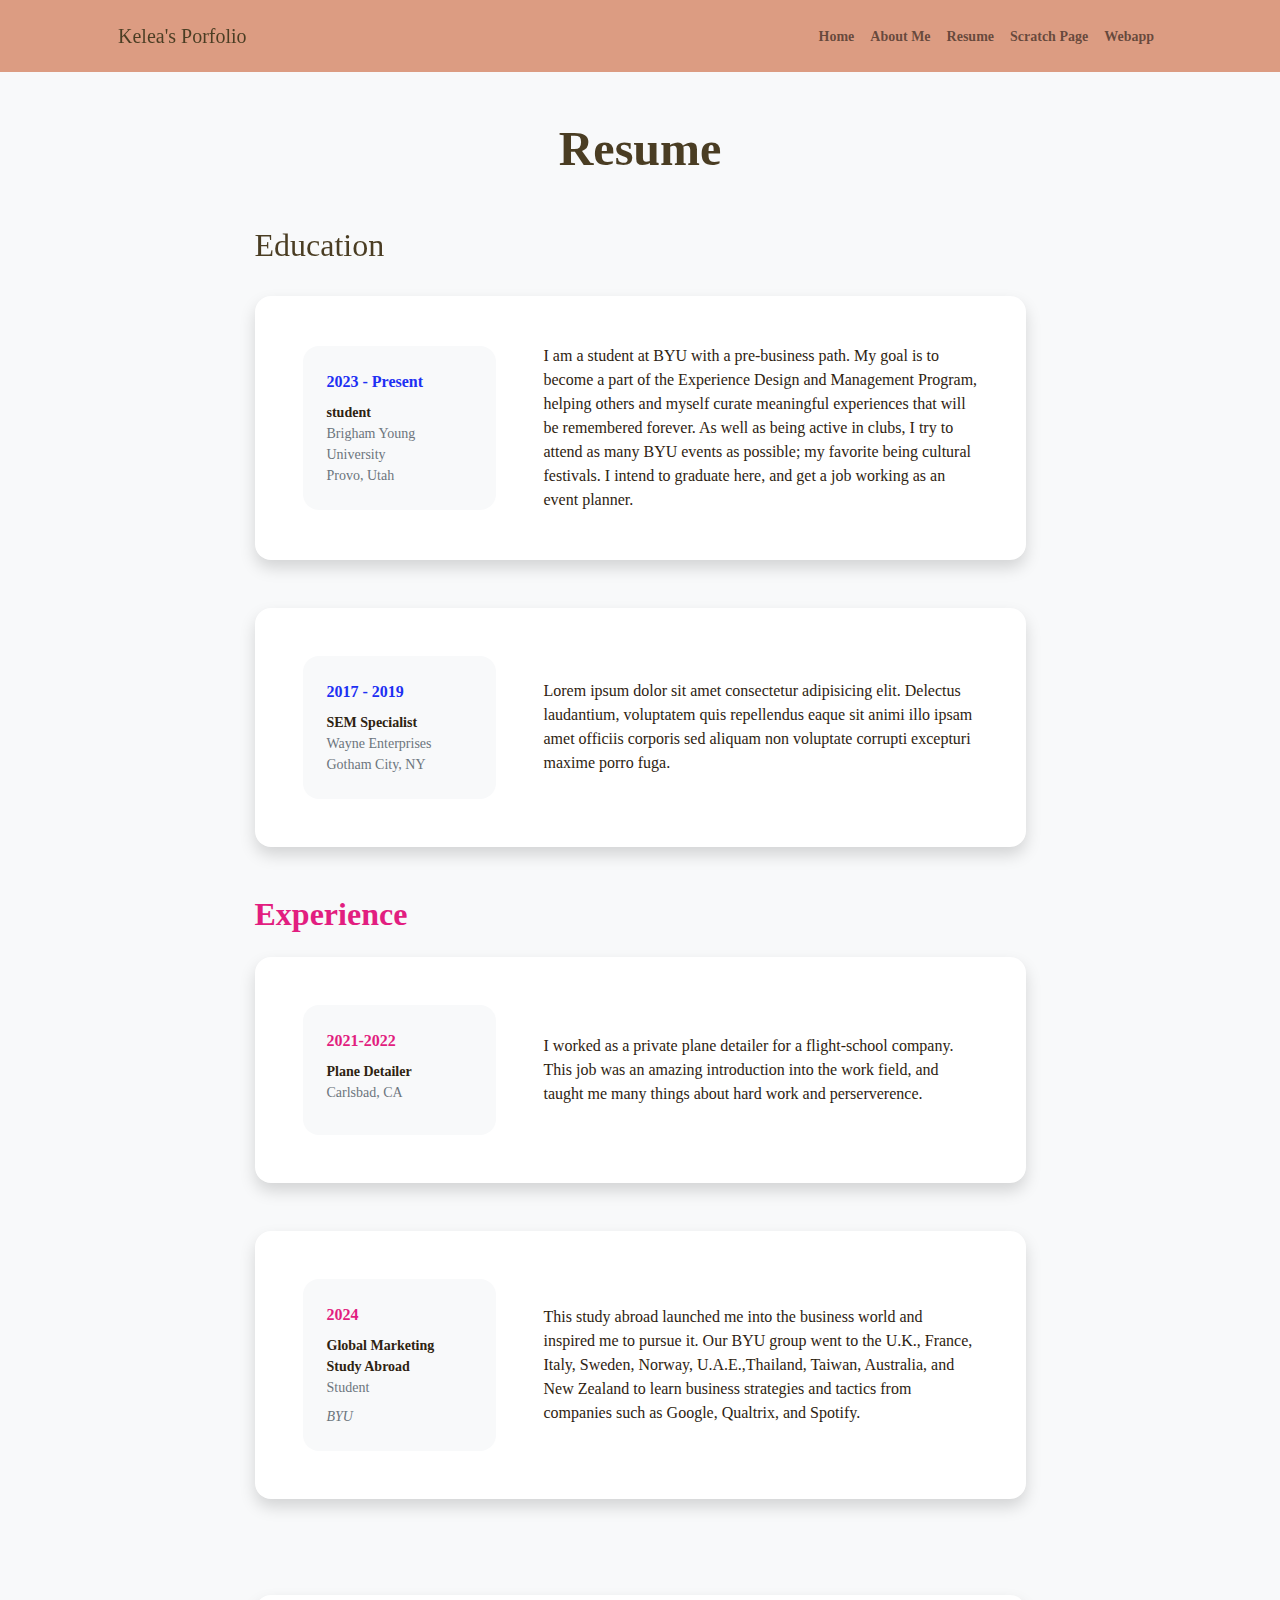
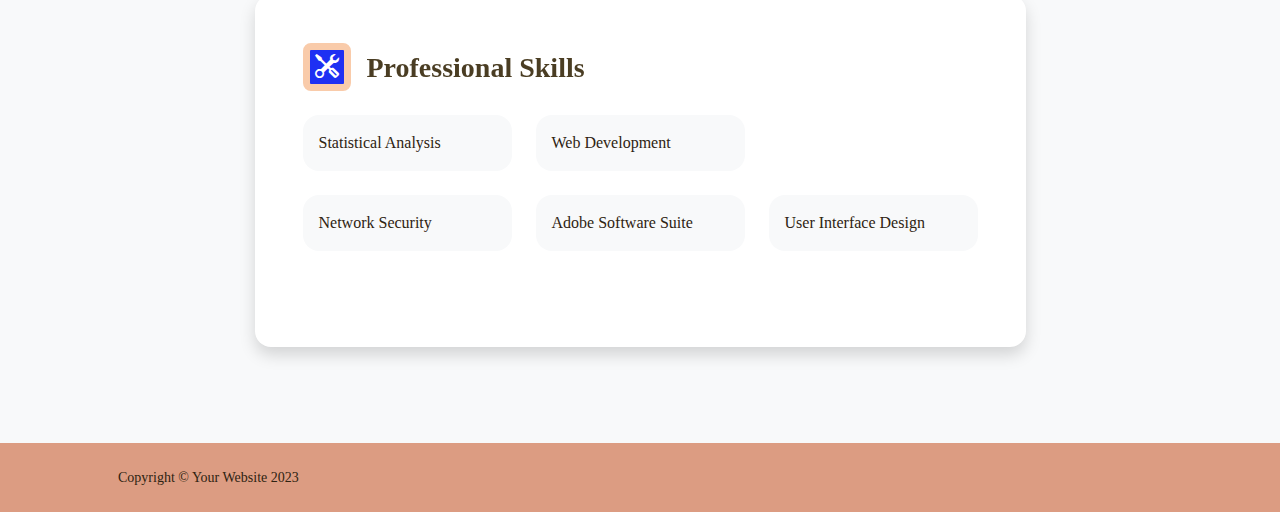
<file: resume.html>
<!DOCTYPE html>
<html lang="en">
    <head>
        <meta charset="utf-8" />
        <meta name="viewport" content="width=device-width, initial-scale=1, shrink-to-fit=no" />
        <meta name="description" content="" />
        <meta name="author" content="" />
        <title>Personal - Kelea Skelton Resume</title>
        <!-- Favicon-->
        <link rel="icon" type="image/x-icon" href="assets/favicon.ico" />
        <!-- Custom Google font-->
        <link rel="preconnect" href="https://fonts.googleapis.com" />
        <link rel="preconnect" href="https://fonts.gstatic.com" crossorigin />
        <link href="https://fonts.googleapis.com/css2?family=Plus+Jakarta+Sans:wght@100;200;300;400;500;600;700;800;900&amp;display=swap" rel="stylesheet" />
        <!-- Bootstrap icons-->
        <link href="https://cdn.jsdelivr.net/npm/bootstrap-icons@1.8.1/font/bootstrap-icons.css" rel="stylesheet" />
        <!-- Core theme CSS (includes Bootstrap)-->
        <link href="css/styles.css" rel="stylesheet" />
    </head>
    <body class="d-flex flex-column h-100 bg-light">
        <main class="flex-shrink-0">
            <!-- Navigation-->
            <nav class="navbar navbar-expand-lg navbar-light bg-white py-3">
                <div class="container px-5">
                    <a class="navbar-brand" href="index.html"><span class="text-gradient">Kelea's Porfolio</span></a>
                    <button class="navbar-toggler" type="button" data-bs-toggle="collapse" data-bs-target="#navbarSupportedContent" aria-controls="navbarSupportedContent" aria-expanded="false" aria-label="Toggle navigation"><span class="navbar-toggler-icon"></span></button>
                    <div class="collapse navbar-collapse" id="navbarSupportedContent">
                        <ul class="navbar-nav ms-auto mb-2 mb-lg-0 small fw-bolder">
                            <li class="nav-item"><a class="nav-link" href="index.html">Home</a></li>
                            <li class="nav-item"><a class="nav-link" href="projects.html">About Me</a></li>
                            <li class="nav-item"><a class="nav-link" href="resume.html">Resume</a></li>
                            <li class="nav-item"><a class="nav-link" href="scratch.html">Scratch Page</a></li>
                            <li class="nav-item"><a class="nav-link" href="webapp.html">Webapp</a></li>
                        </ul>
                    </div>
                </div>
            </nav>
            <!-- Page Content-->
            <div class="container px-5 my-5">
                <div class="text-center mb-5">
                    <h1 class="display-5 fw-bolder mb-0"><span class="text-gradient d-inline">Resume</span></h1>
                </div>
                <div class="row gx-5 justify-content-center">
                    <div class="col-lg-11 col-xl-9 col-xxl-8">
                        <!-- Experience Section-->
                        <section>
                            <div class="d-flex align-items-center justify-content-between mb-4">
                                <h2 class="text-gradient">Education</h2>
                                <!-- Download resume button-->
                            </div>
                            <!-- Experience Card 1-->
                            <div class="card shadow border-0 rounded-4 mb-5">
                                <div class="card-body p-5">
                                    <div class="row align-items-center gx-5">
                                        <div class="col text-center text-lg-start mb-4 mb-lg-0">
                                            <div class="bg-light p-4 rounded-4">
                                                <div class="text-primary fw-bolder mb-2">2023 - Present</div>
                                                <div class="small fw-bolder">student</div>
                                                <div class="small text-muted">Brigham Young University</div>
                                                <div class="small text-muted">Provo, Utah</div>
                                            </div>
                                        </div>
                                        <div class="col-lg-8"><div>I am a student at BYU with a pre-business path. My goal is to become a part of the Experience Design and Management Program, helping others and myself curate meaningful experiences that will be remembered forever. As well as being active in clubs, I try to attend as many BYU events as possible; my favorite being cultural festivals. I intend to graduate here, and get a job working as an event planner.</div></div>
                                    </div>
                                </div>
                            </div>
                            <!-- Experience Card 2-->
                            <div class="card shadow border-0 rounded-4 mb-5">
                                <div class="card-body p-5">
                                    <div class="row align-items-center gx-5">
                                        <div class="col text-center text-lg-start mb-4 mb-lg-0">
                                            <div class="bg-light p-4 rounded-4">
                                                <div class="text-primary fw-bolder mb-2">2017 - 2019</div>
                                                <div class="small fw-bolder">SEM Specialist</div>
                                                <div class="small text-muted">Wayne Enterprises</div>
                                                <div class="small text-muted">Gotham City, NY</div>
                                            </div>
                                        </div>
                                        <div class="col-lg-8"><div>Lorem ipsum dolor sit amet consectetur adipisicing elit. Delectus laudantium, voluptatem quis repellendus eaque sit animi illo ipsam amet officiis corporis sed aliquam non voluptate corrupti excepturi maxime porro fuga.</div></div>
                                    </div>
                                </div>
                            </div>
                        </section>
                        <!-- Education Section-->
                        <section>
                            <h2 class="text-secondary fw-bolder mb-4">Experience</h2>
                            <!-- Education Card 1-->
                            <div class="card shadow border-0 rounded-4 mb-5">
                                <div class="card-body p-5">
                                    <div class="row align-items-center gx-5">
                                        <div class="col text-center text-lg-start mb-4 mb-lg-0">
                                            <div class="bg-light p-4 rounded-4">
                                                <div class="text-secondary fw-bolder mb-2">2021-2022</div>
                                                <div class="mb-2">
                                                    <div class="small fw-bolder">Plane Detailer</div>
                                                    <div class="small text-muted">Carlsbad, CA</div>
                                                </div>
                                            </div>
                                        </div>
                                        <div class="col-lg-8"><div>I worked as a private plane detailer for a flight-school company. This job was an amazing introduction into the work field, and taught me many things about hard work and perserverence.</div></div>
                                    </div>
                                </div>
                            </div>
                            <!-- Education Card 2-->
                            <div class="card shadow border-0 rounded-4 mb-5">
                                <div class="card-body p-5">
                                    <div class="row align-items-center gx-5">
                                        <div class="col text-center text-lg-start mb-4 mb-lg-0">
                                            <div class="bg-light p-4 rounded-4">
                                                <div class="text-secondary fw-bolder mb-2">2024</div>
                                                <div class="mb-2">
                                                    <div class="small fw-bolder">Global Marketing Study Abroad</div>
                                                    <div class="small text-muted">Student</div>
                                                </div>
                                                <div class="fst-italic">
                                                    <div class="small text-muted">BYU</div>
                                                </div>
                                            </div>
                                        </div>
                                        <div class="col-lg-8"><div>This study abroad launched me into the business world and inspired me to pursue it. Our BYU group went to the U.K., France, Italy, Sweden, Norway, U.A.E.,Thailand, Taiwan, Australia, and New Zealand to learn business strategies and tactics from companies such as Google, Qualtrix, and Spotify.</div></div>
                                    </div>
                                </div>
                            </div>
                        </section>
                        <!-- Divider-->
                        <div class="pb-5"></div>
                        <!-- Skills Section-->
                        <section>
                            <!-- Skillset Card-->
                            <div class="card shadow border-0 rounded-4 mb-5">
                                <div class="card-body p-5">
                                    <!-- Professional skills list-->
                                    <div class="mb-5">
                                        <div class="d-flex align-items-center mb-4">
                                            <div class="feature bg-primary bg-gradient-primary-to-secondary text-white rounded-3 me-3"><i class="bi bi-tools"></i></div>
                                            <h3 class="fw-bolder mb-0"><span class="text-gradient d-inline">Professional Skills</span></h3>
                                        </div>
                                        <div class="row row-cols-1 row-cols-md-3 mb-4">
                                            <div class="col mb-4 mb-md-0"><div class="d-flex align-items-center bg-light rounded-4 p-3 h-100">Statistical Analysis</div></div>
                                            <div class="col"><div class="d-flex align-items-center bg-light rounded-4 p-3 h-100">Web Development</div></div>
                                        </div>
                                        <div class="row row-cols-1 row-cols-md-3">
                                            <div class="col mb-4 mb-md-0"><div class="d-flex align-items-center bg-light rounded-4 p-3 h-100">Network Security</div></div>
                                            <div class="col mb-4 mb-md-0"><div class="d-flex align-items-center bg-light rounded-4 p-3 h-100">Adobe Software Suite</div></div>
                                            <div class="col"><div class="d-flex align-items-center bg-light rounded-4 p-3 h-100">User Interface Design</div></div>
                                        </div>
                                    </div>
                                </div>
                            </div>
                        </section>
                    </div>
                </div>
            </div>
        </main>
        <!-- Footer-->
        <footer class="bg-white py-4 mt-auto">
            <div class="container px-5">
                <div class="row align-items-center justify-content-between flex-column flex-sm-row">
                    <div class="col-auto"><div class="small m-0">Copyright &copy; Your Website 2023</div></div>
                    <div class="col-auto">
                </div>
            </div>
        </footer>
        <!-- Bootstrap core JS-->
        <script src="https://cdn.jsdelivr.net/npm/bootstrap@5.2.3/dist/js/bootstrap.bundle.min.js"></script>
        <!-- Core theme JS-->
        <script src="js/scripts.js"></script>
    </body>
</html>
</file>
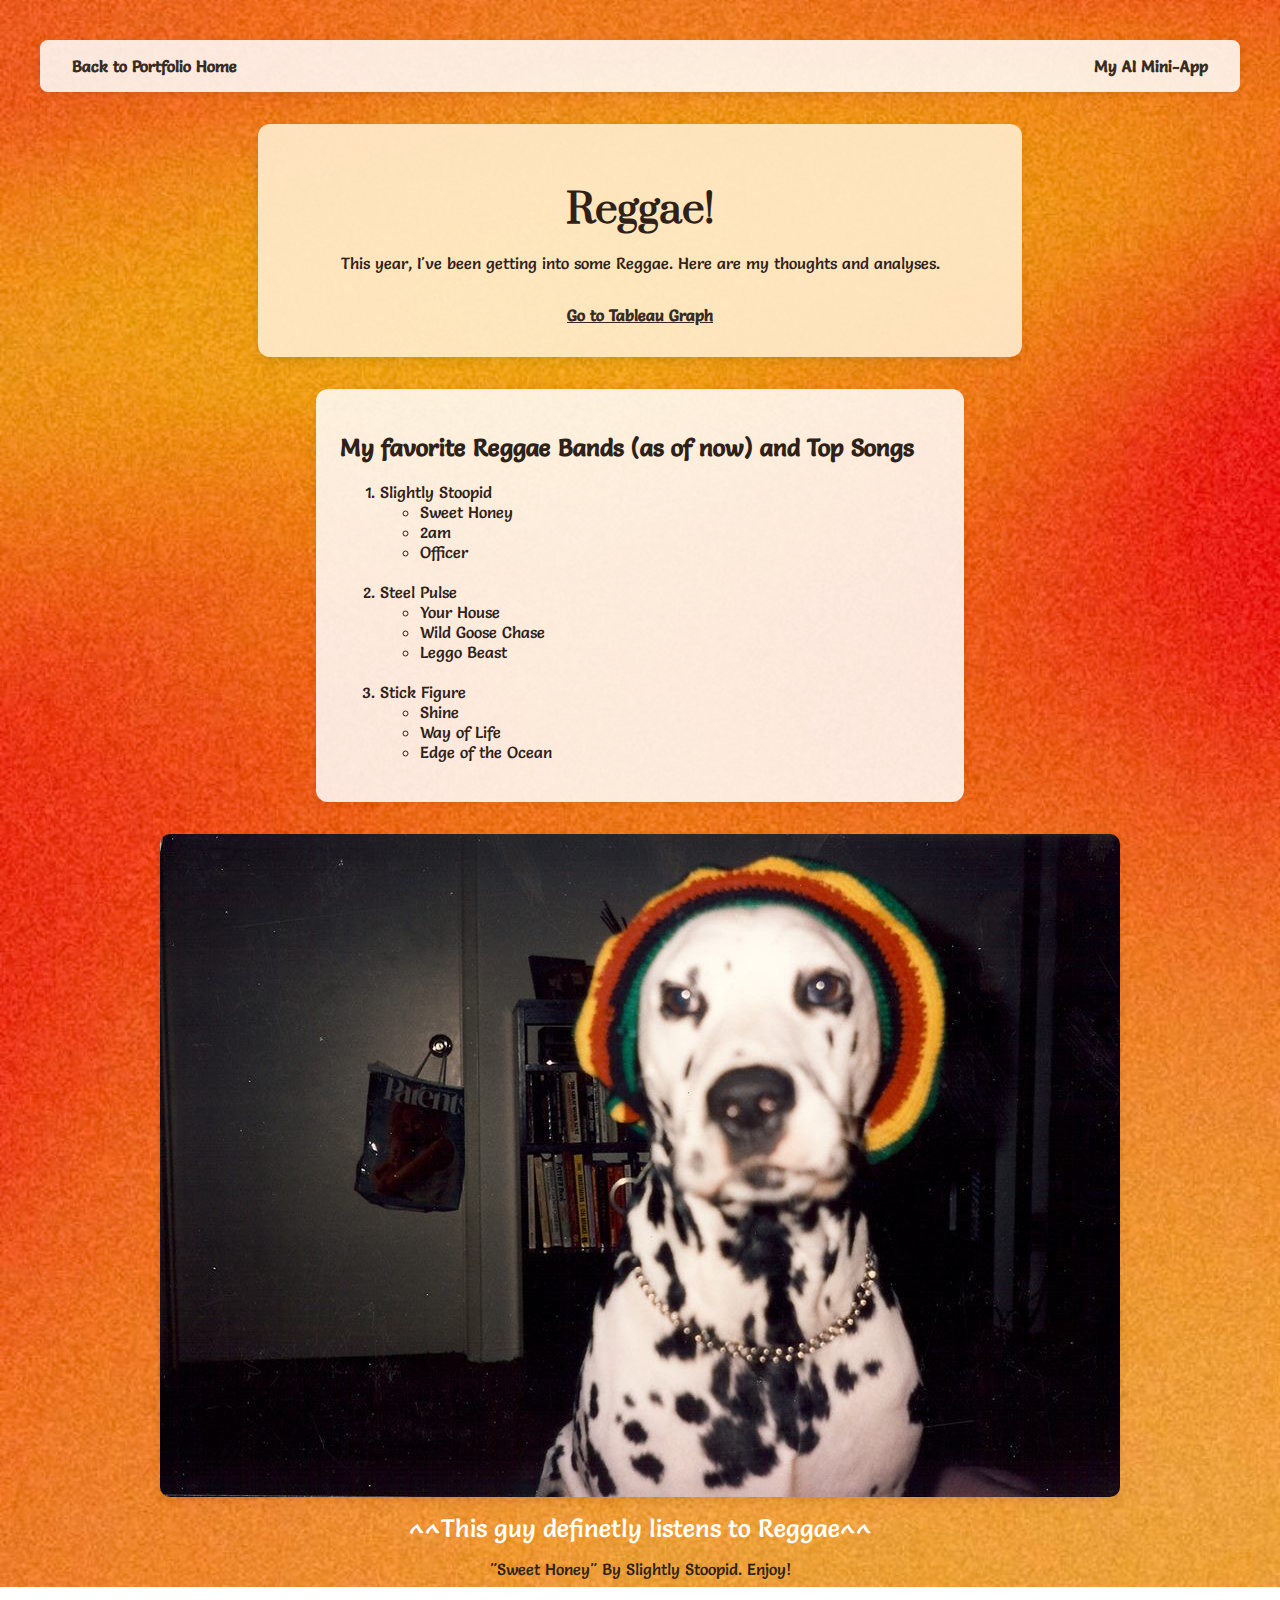
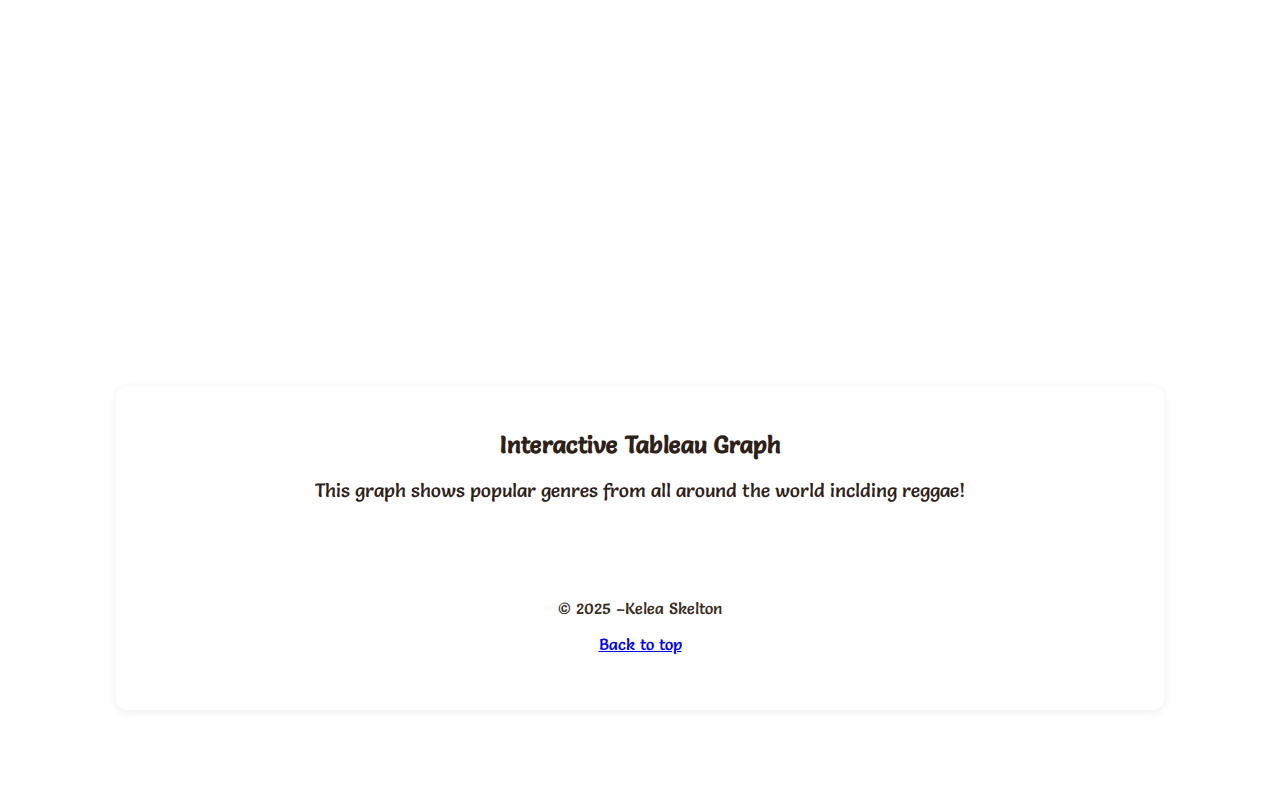
<file: scratch.html>
<!DOCTYPE html>
<html lang="en">
<head>
    <meta charset="UTF-8">
    <meta name="viewport" content="width=device-width, initial-scale=1.0">
    <title>Scratch Page-Kelea Skelton</title>
    <link rel="stylesheet" href="css/personal.styles.css">
    <link rel="preconnect" href="https://fonts.googleapis.com">
    <link rel="preconnect" href="https://fonts.gstatic.com" crossorigin>
    <link href="https://fonts.googleapis.com/css2?family=Prata&family=Salsa&display=swap" rel="stylesheet">

</head>
<body class="scratch-bg">
    <nav class="scratch-nav">
        <a href="index.html"> Back to Portfolio Home</a>
        <a href="webapp.html"> My AI Mini-App</a>
    </nav>

    <div class="hero-box" id="top">
        <h1> Reggae!</h1>
        <p> This year, I've been getting into some Reggae. Here are my thoughts and analyses.</p>
        <a href="#tableau" class="jump-link"> Go to Tableau Graph</a>
    </div>

    <div class="list-box">
        <h2>My favorite Reggae Bands (as of now) and Top Songs</h2>
        <ol>
            <li>
                Slightly Stoopid
                <ul> 
                    <li>Sweet Honey</li>
                    <li>2am</li>
                    <li>Officer</li>
                </ul>&nbsp;
            <li> 
                Steel Pulse
                <ul>
                    <li>Your House</li>
                    <li>Wild Goose Chase</li>
                    <li>Leggo Beast</li>
                </ul> &nbsp;
            <li>
                Stick Figure 
                <ul>
                    <li>Shine</li>
                    <li>Way of Life</li>
                    <li>Edge of the Ocean</li>
                </ul>
            </li>
        </ol>
    </div>

    <div class="media-store">
        <img src="assets/reggae.dog.JPG" alt="Reggae Dog" class="feature-img"/>
        <figcaption class="image-caption">^^This guy definetly listens to Reggae^^</figcaption>
        <div class="reggae-vid">
        <figcaption class="video.caption">"Sweet Honey" By Slightly Stoopid. Enjoy!</figcaption>
            <iframe width="560" height="315" src="https://www.youtube.com/embed/aLOn4yx13y8?si=dN0yjPEetWlPnYgS&amp;start=7" title="Slightly Stoopid- Sweet Honey" frameborder="0" allow="accelerometer; autoplay; clipboard-write; encrypted-media; gyroscope; picture-in-picture; web-share" referrerpolicy="strict-origin-when-cross-origin" allowfullscreen></iframe>
        </div>&nbsp;
    </div>&nbsp;
    <div class="tableau-box" id="tableau">
    <h2>Interactive Tableau Graph</h2>
    <p class="tableau-caption">This graph shows popular genres from all around the world inclding reggae!</p>

    <div class="tableauPlaceholder" id="viz1750362262564" style="position: relative">
<div class="tableauPlaceholder" id="viz1750362262564" style="position: relative">
  <noscript>
    <a href="#">
      <img alt=" " src="https://public.tableau.com/static/images/Mu/MusicSalesExercise_0/MusicSalesDashboard/1_rss.png" style="border: none" />
    </a>
  </noscript>
  <object class="tableauViz" style="display:none;">
    <param name="host_url" value="https%3A%2F%2Fpublic.tableau.com%2F" />
    <param name="embed_code_version" value="3" />
    <param name="site_root" value="" />
    <param name="name" value="MusicSalesExercise_0/MusicSalesDashboard" />
    <param name="tabs" value="yes" />
    <param name="toolbar" value="yes" />
    <param name="static_image" value="https://public.tableau.com/static/images/Mu/MusicSalesExercise_0/MusicSalesDashboard/1.png" />
    <param name="animate_transition" value="yes" />
    <param name="display_static_image" value="yes" />
    <param name="display_spinner" value="yes" />
    <param name="display_overlay" value="yes" />
    <param name="display_count" value="yes" />
    <param name="language" value="en-US" />
  </object>
</div>

<script type="text/javascript">
  var divElement = document.getElementById("viz1750362262564");
  var vizElement = divElement.getElementsByTagName("object")[0];
  vizElement.style.width = "1000px";
  vizElement.style.height = "850px";
  var scriptElement = document.createElement("script");
  scriptElement.src = "https://public.tableau.com/javascripts/api/viz_v1.js";
  vizElement.parentNode.insertBefore(scriptElement, vizElement);
</script>

    
    <footer class="scratch-footer">
        <p>&copy; 2025 –Kelea Skelton</p>
        <a href="#top">Back to top</a>
    </footer>
  </body>
</html>
</body>
</html>
</file>
<file: css/personal.styles.css>
/* font used */
.salsa-regular {
  font-family: "Salsa", cursive;
  font-weight: 400;
  font-style: normal;
}

/* background info */
.scratch-bg {
  background-image: url(../assets/scratchbg.jpg);
  background-size: cover;
  background-repeat: no-repeat;
  background-attachment: fixed;
  background-position: center;
  font-family: "Salsa", cursive;
  color: #2e2118;
  padding: 2rem;
}

/* navigation */
.scratch-nav {
  display: flex;
  justify-content: space-between;
  margin-bottom: 2rem;
  background-color: rgba(255, 255, 255, 0.85);
  padding: 1rem 2rem;
  border-radius: 8px;
  box-shadow: 0 2px 8px rgba(0, 0, 0, 0.1);
}

.scratch-nav a {
  text-decoration: none;
  color: #382b22;
  font-weight: bold;
}

/* hero box */
.hero-box {
  background-color: rgba(255, 236, 207, 0.9);
  text-align: center;
  padding: 2rem;
  border-radius: 12px;
  max-width: 700px;
  margin: 2rem auto;
  box-shadow: 0 4px 12px rgba(0, 0, 0, 0.1);
}

.hero-box h1 {
  font-family: "Prata", serif;
  font-size: 2.5rem;
  margin-bottom: 0.5rem;
}

.jump-link {
  display: inline-block;
  margin-top: 1rem;
  color: #382b22;
  font-weight: bold;
  text-decoration: underline;
  cursor: pointer;
}


/* for list */
.list-box {
  background-color: rgba(255, 255, 255, 0.85);
  padding: 1.5rem;
  max-width: 600px;
  margin: 2rem auto;
  border-radius: 12px;
  box-shadow: 0 2px 10px rgba(0, 0, 0, 0.08);
}

/* dog image */
.feature-img {
  max-width: 100%;
  height: auto;
  border-radius: 10px;
  display: block;
  margin: 1rem auto;
  box-shadow: 0 4px 10px rgba(0, 0, 0, 0.1);
}

/* youtube video */
.reggae-vid {
  text-align: center;
  margin-top: 1rem;
}

/* tableau */
.tableau-box {
  background-color: rgba(255, 255, 255, 0.85);
  padding: 1.5rem;
  max-width: 1000px;
  margin: 3rem auto;
  border-radius: 12px;
  text-align: center;
  box-shadow: 0 2px 10px rgba(0, 0, 0, 0.08);
}

.tableauPlaceholder {
  margin: 0 auto;
  display: block;
  max-width: 100%;
}

/* footer */
.scratch-footer {
  text-align: center;
  margin-top: 3rem;
  padding: 2rem;
  color: #382b22;
}

/* caption for dog pic */
.image-caption {
  text-align: center;
  font-size: 25px;
  color: #ffffff;
  margin-top: 0.5rem;
  font-style: normal;
}

.video-caption {
    text-align: center;
  font-size: 25px;
  color: #ffffff;
  margin-top: 0.5rem;
  font-style: normal;
}

.tableau-caption {
  font-size: 1.2rem;
  color: #2e2118;
  margin-bottom: 1rem;
  font-style: normal;
  text-align: center;
}
</file>
